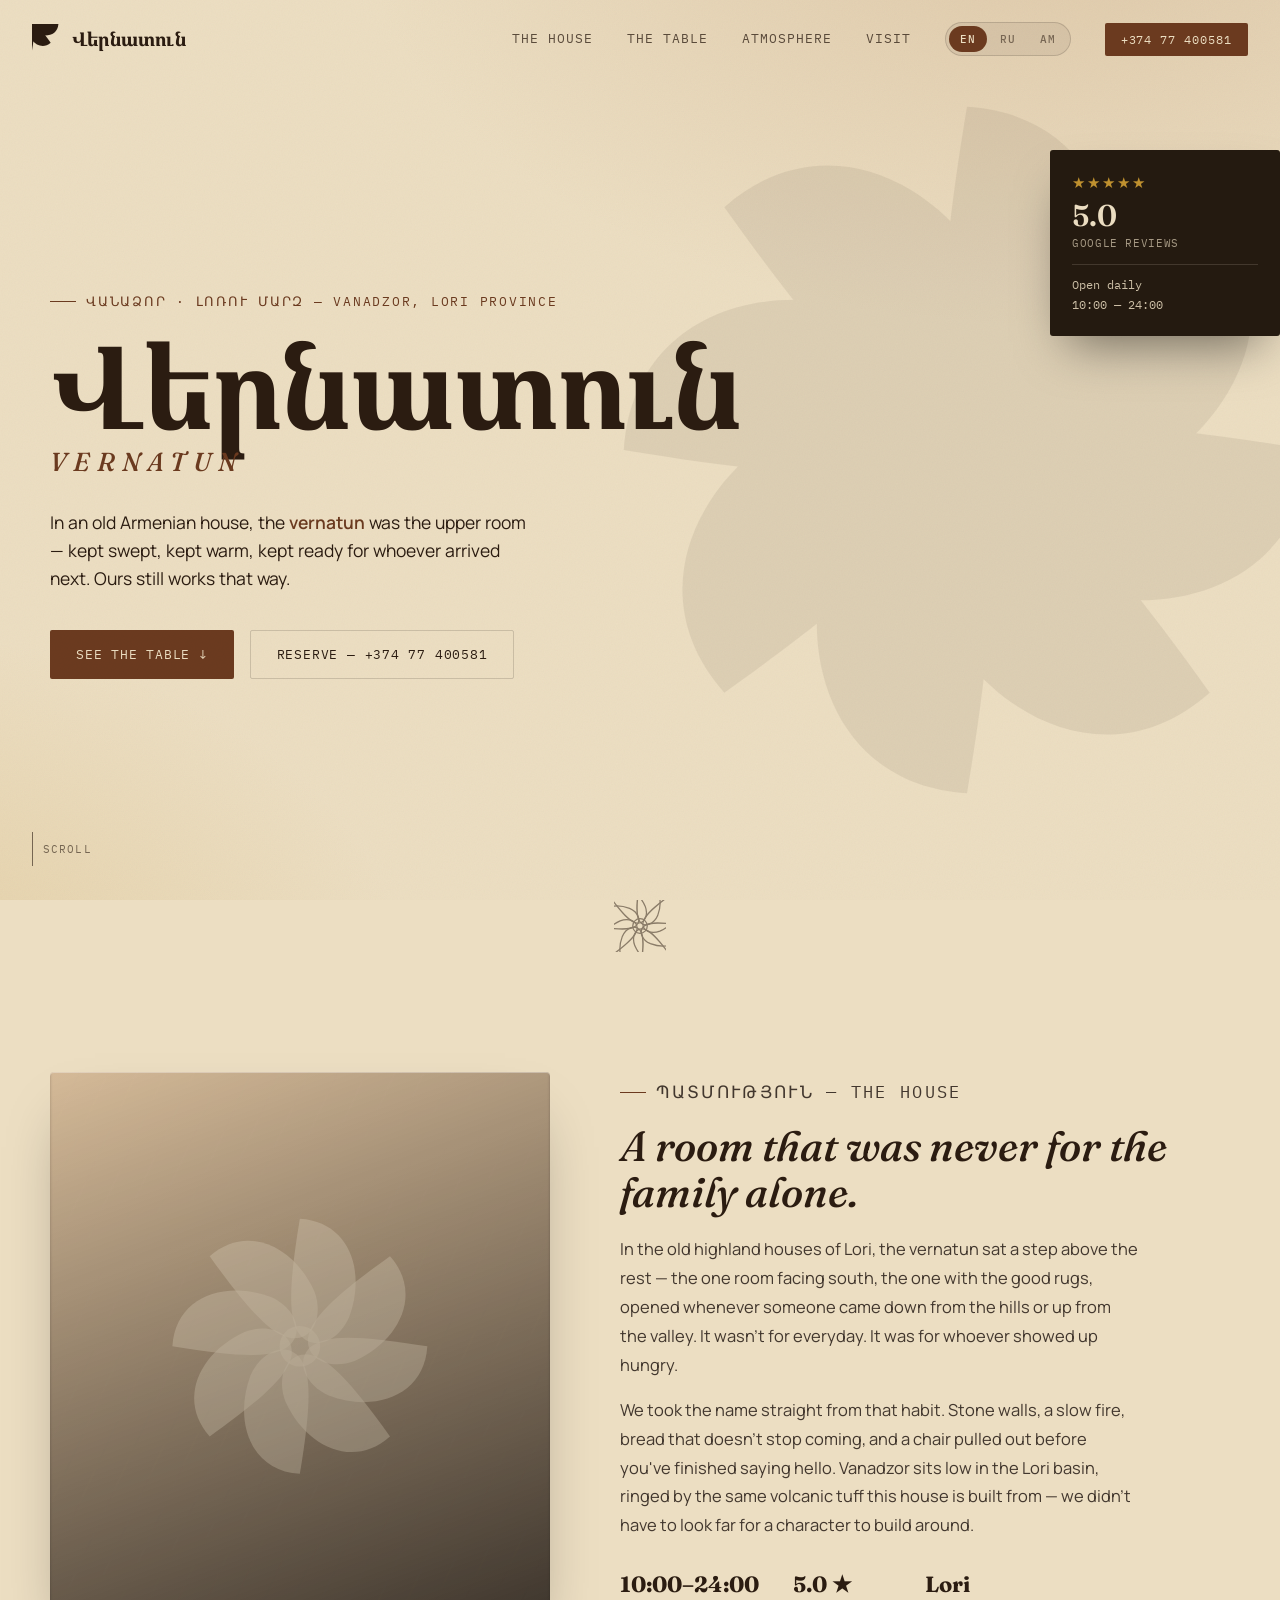
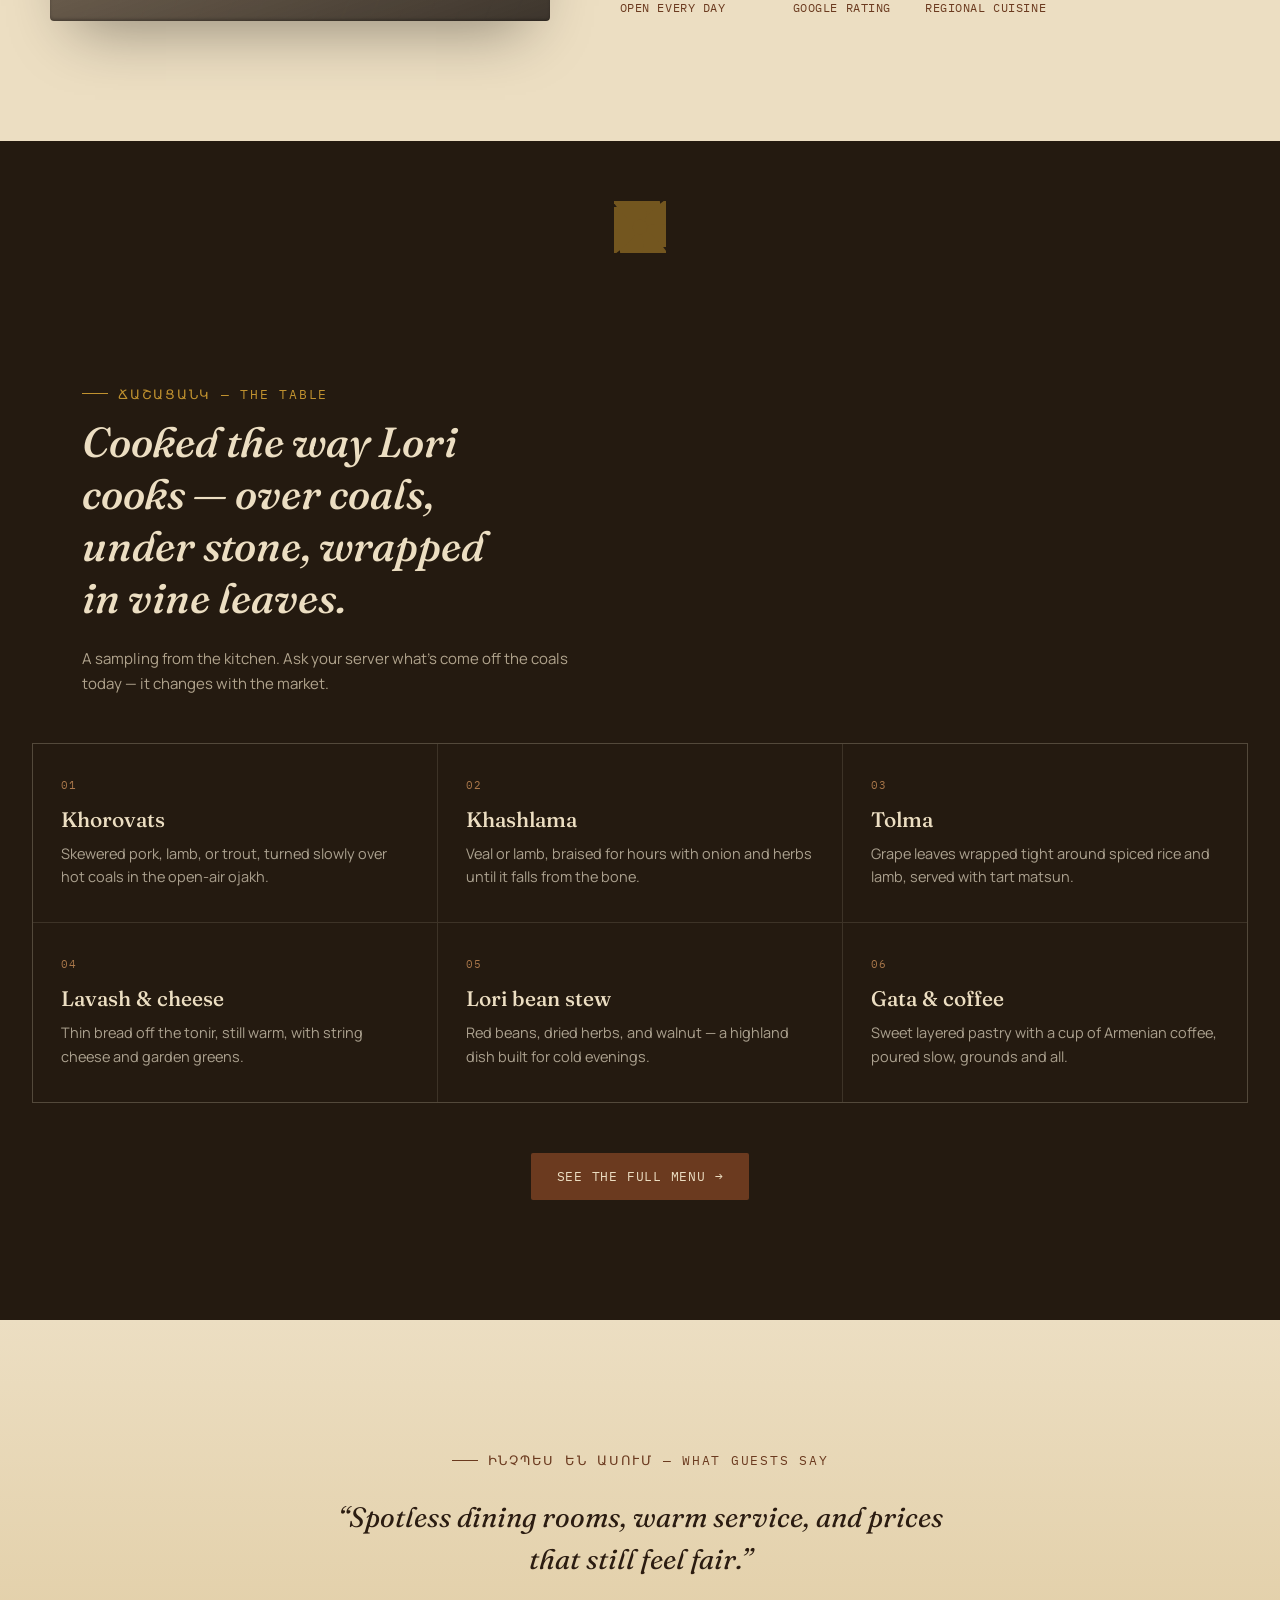
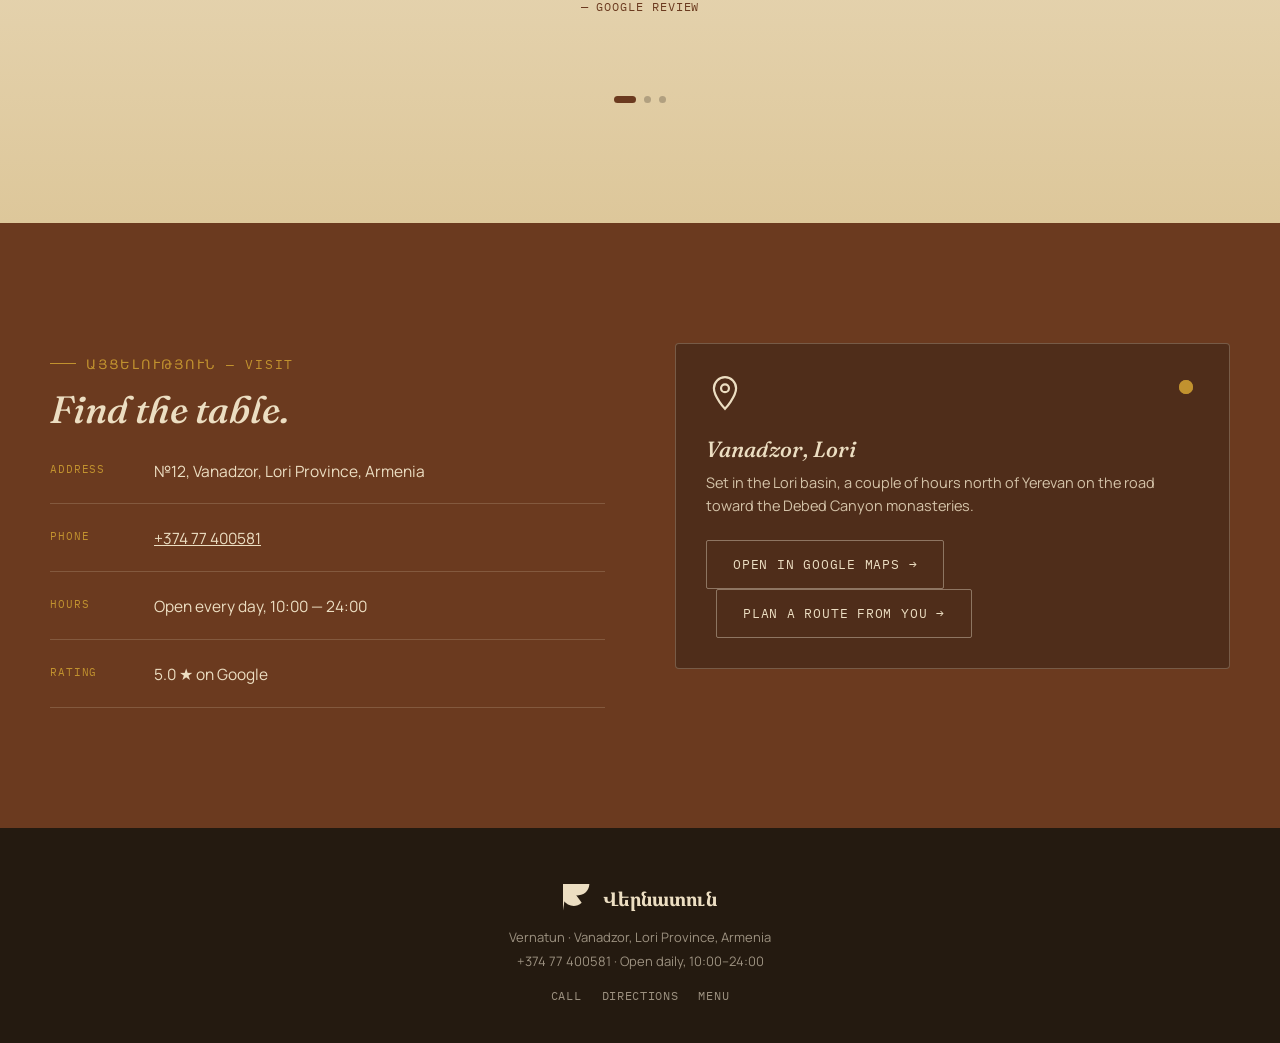
<file: index .html>
<!DOCTYPE html>
<html lang="en">
<head>
<meta charset="UTF-8">
<meta name="viewport" content="width=device-width, initial-scale=1.0">
<title>Վերնատուն · Vernatun — Vanadzor</title>
<meta name="description" content="Vernatun — an Armenian restaurant in Vanadzor, Lori Province. Khorovats, khashlama, dolma, fresh lavash, and the old habit of keeping a room ready for guests.">
<link rel="preconnect" href="https://fonts.googleapis.com">
<link rel="preconnect" href="https://fonts.gstatic.com" crossorigin>
<link href="https://fonts.googleapis.com/css2?family=Fraunces:opsz,wght@9..144,300;9..144,400;9..144,500;9..144,600;9..144,700&family=Noto+Serif+Armenian:wght@400;600;700&family=Manrope:wght@400;500;600;700&family=IBM+Plex+Mono:wght@400;500&display=swap" rel="stylesheet">
<link rel="stylesheet" href="style.css">
</head>
<body>

<div class="grain" aria-hidden="true"></div>

<!-- ============ HEADER ============ -->
<header id="siteHeader">
  <a href="#top" class="brand">
    <svg viewBox="0 0 100 100" fill="none" aria-hidden="true"><use href="#emblem-petal-group"></use></svg>
    Վերնատուն
  </a>
  <nav>
    <a href="#story" data-i18n="nav_house">The House</a>
    <a href="menu.html" data-i18n="nav_menu">The Table</a>
    <a href="#atmosphere" data-i18n="nav_atmosphere">Atmosphere</a>
    <a href="visit.html" data-i18n="nav_visit">Visit</a>
    <div class="lang-switch" id="langSwitch" role="group" aria-label="Language">
      <span class="lang-thumb" id="langThumb" aria-hidden="true"></span>
      <button type="button" class="lang-btn active" data-lang="en">EN</button>
      <button type="button" class="lang-btn" data-lang="ru">RU</button>
      <button type="button" class="lang-btn" data-lang="hy">AM</button>
    </div>
    <a href="tel:+37477400581" class="nav-cta">+374 77 400581</a>
  </nav>
</header>

<!-- ============ HERO ============ -->
<section class="hero" id="top">
  <svg class="hero-emblem-bg" viewBox="0 0 200 200" aria-hidden="true"><use href="#emblem-petal-group" x="100" y="100"></use></svg>
  <div class="hero-inner">
    <p class="eyebrow" data-i18n="hero_eyebrow">Վանաձոր · Լոռու մարզ — Vanadzor, Lori Province</p>
    <h1 class="word-hy">Վերնատուն</h1>
    <p class="word-lat">Vernatun</p>
    <p class="hero-tagline" data-i18n="hero_tagline">In an old Armenian house, the <b>vernatun</b> was the upper room — kept swept, kept warm, kept ready for whoever arrived next. Ours still works that way.</p>
    <div class="hero-actions">
      <a href="menu.html" class="btn btn-solid" data-i18n="hero_cta_menu">See the table ↓</a>
      <a href="tel:+37477400581" class="btn btn-ghost" data-i18n="hero_cta_reserve">Reserve — +374 77 400581</a>
    </div>
  </div>
  <div class="hero-plaque">
    <div class="stars">★★★★★</div>
    <div class="rating-num">5.0</div>
    <div class="rating-sub" data-i18n="plaque_reviews">Google reviews</div>
    <div class="plaque-row" data-i18n="plaque_hours">Open daily<br>10:00 — 24:00</div>
  </div>
  <div class="scroll-cue"><span class="line"></span> <span data-i18n="scroll_cue">Scroll</span></div>
</section>

<!-- shared emblem defs -->
<svg width="0" height="0" style="position:absolute" aria-hidden="true">
  <defs>
    <path id="petal" d="M0,-88 C34,-86 46,-52 34,-20 C27,-4 10,4 0,-8 C-8,-18 -8,-40 0,-88 Z"></path>
    <g id="emblem-petal-group">
      <g fill="currentColor" stroke="none" transform="translate(0,0)">
        <use href="#petal" transform="rotate(0)"/>
        <use href="#petal" transform="rotate(45)"/>
        <use href="#petal" transform="rotate(90)"/>
        <use href="#petal" transform="rotate(135)"/>
        <use href="#petal" transform="rotate(180)"/>
        <use href="#petal" transform="rotate(225)"/>
        <use href="#petal" transform="rotate(270)"/>
        <use href="#petal" transform="rotate(315)"/>
        <circle r="14"/>
      </g>
    </g>
  </defs>
</svg>

<div class="divider reveal">
  <svg viewBox="0 0 100 100" aria-hidden="true">
    <g id="draw-emblem" fill="none" stroke="currentColor" stroke-width="2.4" transform="translate(50,50)">
      <use href="#petal" transform="rotate(0)" class="petal-draw" style="--d:0"/>
      <use href="#petal" transform="rotate(45)" class="petal-draw" style="--d:1"/>
      <use href="#petal" transform="rotate(90)" class="petal-draw" style="--d:2"/>
      <use href="#petal" transform="rotate(135)" class="petal-draw" style="--d:3"/>
      <use href="#petal" transform="rotate(180)" class="petal-draw" style="--d:4"/>
      <use href="#petal" transform="rotate(225)" class="petal-draw" style="--d:5"/>
      <use href="#petal" transform="rotate(270)" class="petal-draw" style="--d:6"/>
      <use href="#petal" transform="rotate(315)" class="petal-draw" style="--d:7"/>
      <circle r="14"/>
    </g>
  </svg>
</div>

<!-- ============ STORY ============ -->
<section class="story" id="story">
  <div class="story-grid">
    <div class="story-art reveal">
      <svg class="emblem-etch" viewBox="0 0 200 200" style="color:rgba(236,225,204,0.5)" aria-hidden="true"><use href="#emblem-petal-group" x="100" y="100"></use></svg>
    </div>
    <div class="reveal">
      <p class="eyebrow" data-i18n="story_eyebrow">Պատմություն — The House</p>
      <h2 data-i18n="story_h2">A room that was never for the family alone.</h2>
      <p data-i18n="story_p1">In the old highland houses of Lori, the vernatun sat a step above the rest — the one room facing south, the one with the good rugs, opened whenever someone came down from the hills or up from the valley. It wasn't for everyday. It was for whoever showed up hungry.</p>
      <p data-i18n="story_p2">We took the name straight from that habit. Stone walls, a slow fire, bread that doesn't stop coming, and a chair pulled out before you've finished saying hello. Vanadzor sits low in the Lori basin, ringed by the same volcanic tuff this house is built from — we didn't have to look far for a character to build around.</p>
      <div class="story-facts">
        <div><strong>10:00–24:00</strong><span data-i18n="story_fact1">Open every day</span></div>
        <div><strong>5.0 ★</strong><span data-i18n="story_fact2">Google rating</span></div>
        <div><strong>Lori</strong><span data-i18n="story_fact3">Regional cuisine</span></div>
      </div>
    </div>
  </div>
</section>

<div class="divider reveal" style="background:var(--basalt); padding:60px 0 0;">
  <svg viewBox="0 0 100 100" aria-hidden="true" style="color:var(--gold)">
    <g fill="currentColor" transform="translate(50,50)"><use href="#emblem-petal-group"/></g>
  </svg>
</div>

<!-- ============ MENU ============ -->
<section class="menu" id="menu">
  <div class="container">
    <p class="eyebrow" data-i18n="menu_eyebrow">Ճաշացանկ — The Table</p>
    <h2 class="reveal" data-i18n="menu_h2">Cooked the way Lori cooks — over coals, under stone, wrapped in vine leaves.</h2>
    <p style="max-width:56ch; opacity:0.7; font-size:15px; margin:-24px 0 46px; line-height:1.7;" data-i18n="menu_intro">A sampling from the kitchen. Ask your server what's come off the coals today — it changes with the market.</p>
  </div>
  <div class="menu-grid reveal-stagger" id="menuGrid">
    <div class="dish"><div class="dish-no">01</div><h3 data-i18n="dish1_name">Khorovats</h3><p data-i18n="dish1_desc">Skewered pork, lamb, or trout, turned slowly over hot coals in the open-air ojakh.</p></div>
    <div class="dish"><div class="dish-no">02</div><h3 data-i18n="dish2_name">Khashlama</h3><p data-i18n="dish2_desc">Veal or lamb, braised for hours with onion and herbs until it falls from the bone.</p></div>
    <div class="dish"><div class="dish-no">03</div><h3 data-i18n="dish3_name">Tolma</h3><p data-i18n="dish3_desc">Grape leaves wrapped tight around spiced rice and lamb, served with tart matsun.</p></div>
    <div class="dish"><div class="dish-no">04</div><h3 data-i18n="dish4_name">Lavash & cheese</h3><p data-i18n="dish4_desc">Thin bread off the tonir, still warm, with string cheese and garden greens.</p></div>
    <div class="dish"><div class="dish-no">05</div><h3 data-i18n="dish5_name">Lori bean stew</h3><p data-i18n="dish5_desc">Red beans, dried herbs, and walnut — a highland dish built for cold evenings.</p></div>
    <div class="dish"><div class="dish-no">06</div><h3 data-i18n="dish6_name">Gata & coffee</h3><p data-i18n="dish6_desc">Sweet layered pastry with a cup of Armenian coffee, poured slow, grounds and all.</p></div>
  </div>
  <div class="container" style="text-align:center; margin-top:50px;">
    <a href="menu.html" class="btn btn-solid" data-i18n="see_full_menu">See the full menu →</a>
  </div>
</section>

<!-- ============ ATMOSPHERE ============ -->
<section class="atmosphere" id="atmosphere">
  <p class="eyebrow" style="justify-content:center;" data-i18n="atmosphere_eyebrow">Ինչպես են ասում — What guests say</p>
  <div class="quote-wrap reveal" id="quoteWrap">
    <blockquote class="quote active" data-i18n="quote1">“Spotless dining rooms, warm service, and prices that still feel fair.”<span data-i18n="quote_label">— Google review</span></blockquote>
    <blockquote class="quote" data-i18n="quote2">“Armenian cooking done properly, in a room that feels lived-in rather than staged.”<span data-i18n="quote_label">— Google review</span></blockquote>
    <blockquote class="quote" data-i18n="quote3">“The kind of place you'd bring family from out of town.”<span data-i18n="quote_label">— Google review</span></blockquote>
  </div>
  <div class="quote-dots" id="quoteDots"></div>
</section>

<!-- ============ VISIT ============ -->
<section class="visit" id="visit">
  <div class="visit-grid">
    <div class="reveal">
      <p class="eyebrow" data-i18n="visit_eyebrow">Այցելություն — Visit</p>
      <h2 data-i18n="visit_h2">Find the table.</h2>
      <ul class="visit-list">
        <li><span class="k" data-i18n="visit_k_address">Address</span><span data-i18n="visit_v_address">№12, Vanadzor, Lori Province, Armenia</span></li>
        <li><span class="k" data-i18n="visit_k_phone">Phone</span><span><a href="tel:+37477400581" style="text-decoration:underline;">+374 77 400581</a></span></li>
        <li><span class="k" data-i18n="visit_k_hours">Hours</span><span data-i18n="visit_v_hours">Open every day, 10:00 — 24:00</span></li>
        <li><span class="k" data-i18n="visit_k_rating">Rating</span><span data-i18n="visit_v_rating">5.0 ★ on Google</span></li>
      </ul>
    </div>
    <div class="map-card reveal">
      <div class="pulse"></div>
      <svg class="pin" viewBox="0 0 24 24" fill="none" stroke="currentColor" stroke-width="1.4"><path d="M12 22s7-7.58 7-13A7 7 0 1 0 5 9c0 5.42 7 13 7 13Z"/><circle cx="12" cy="9" r="2.5"/></svg>
      <h3 data-i18n="map_title">Vanadzor, Lori</h3>
      <p data-i18n="map_desc">Set in the Lori basin, a couple of hours north of Yerevan on the road toward the Debed Canyon monasteries.</p>
      <a class="btn btn-ghost" href="https://www.google.com/maps/search/?api=1&query=40.811772,44.495703" target="_blank" rel="noopener" data-i18n="map_cta">Open in Google Maps →</a>
      <a class="btn btn-ghost" href="visit.html" style="margin-left:10px; border-color:rgba(236,225,204,0.4); color:var(--parchment);" data-i18n="plan_route">Plan a route from you →</a>
    </div>
  </div>
</section>

<!-- ============ FOOTER ============ -->
<footer>
  <div class="brand"><svg viewBox="0 0 100 100" width="26" height="26" fill="none" aria-hidden="true"><use href="#emblem-petal-group"></use></svg>Վերնատուն</div>
  <p data-i18n="footer_address">Vernatun · Vanadzor, Lori Province, Armenia</p>
  <p data-i18n="footer_hours">+374 77 400581 · Open daily, 10:00–24:00</p>
  <div class="foot-links">
    <a href="tel:+37477400581" data-i18n="foot_call">Call</a>
    <a href="https://www.google.com/maps/search/?api=1&query=40.811772,44.495703" target="_blank" rel="noopener" data-i18n="foot_directions">Directions</a>
    <a href="#menu" data-i18n="foot_menu">Menu</a>
  </div>
</footer>

<!-- scroll progress emblem -->
<div class="progress-emblem" id="progressEmblem" aria-hidden="true">
  <svg viewBox="0 0 100 100">
    <circle cx="50" cy="50" r="44" fill="none" stroke="rgba(36,26,20,0.15)" stroke-width="3"/>
    <circle id="progressRing" cx="50" cy="50" r="44" fill="none" stroke="#6b3a1f" stroke-width="3" stroke-linecap="round" stroke-dasharray="276.5" stroke-dashoffset="276.5" transform="rotate(-90 50 50)"/>
    <g fill="#6b3a1f" transform="translate(50,50) scale(0.34)"><use href="#emblem-petal-group"/></g>
  </svg>
</div>

<script src="script.js"></script>
</body>
</html>
</file>
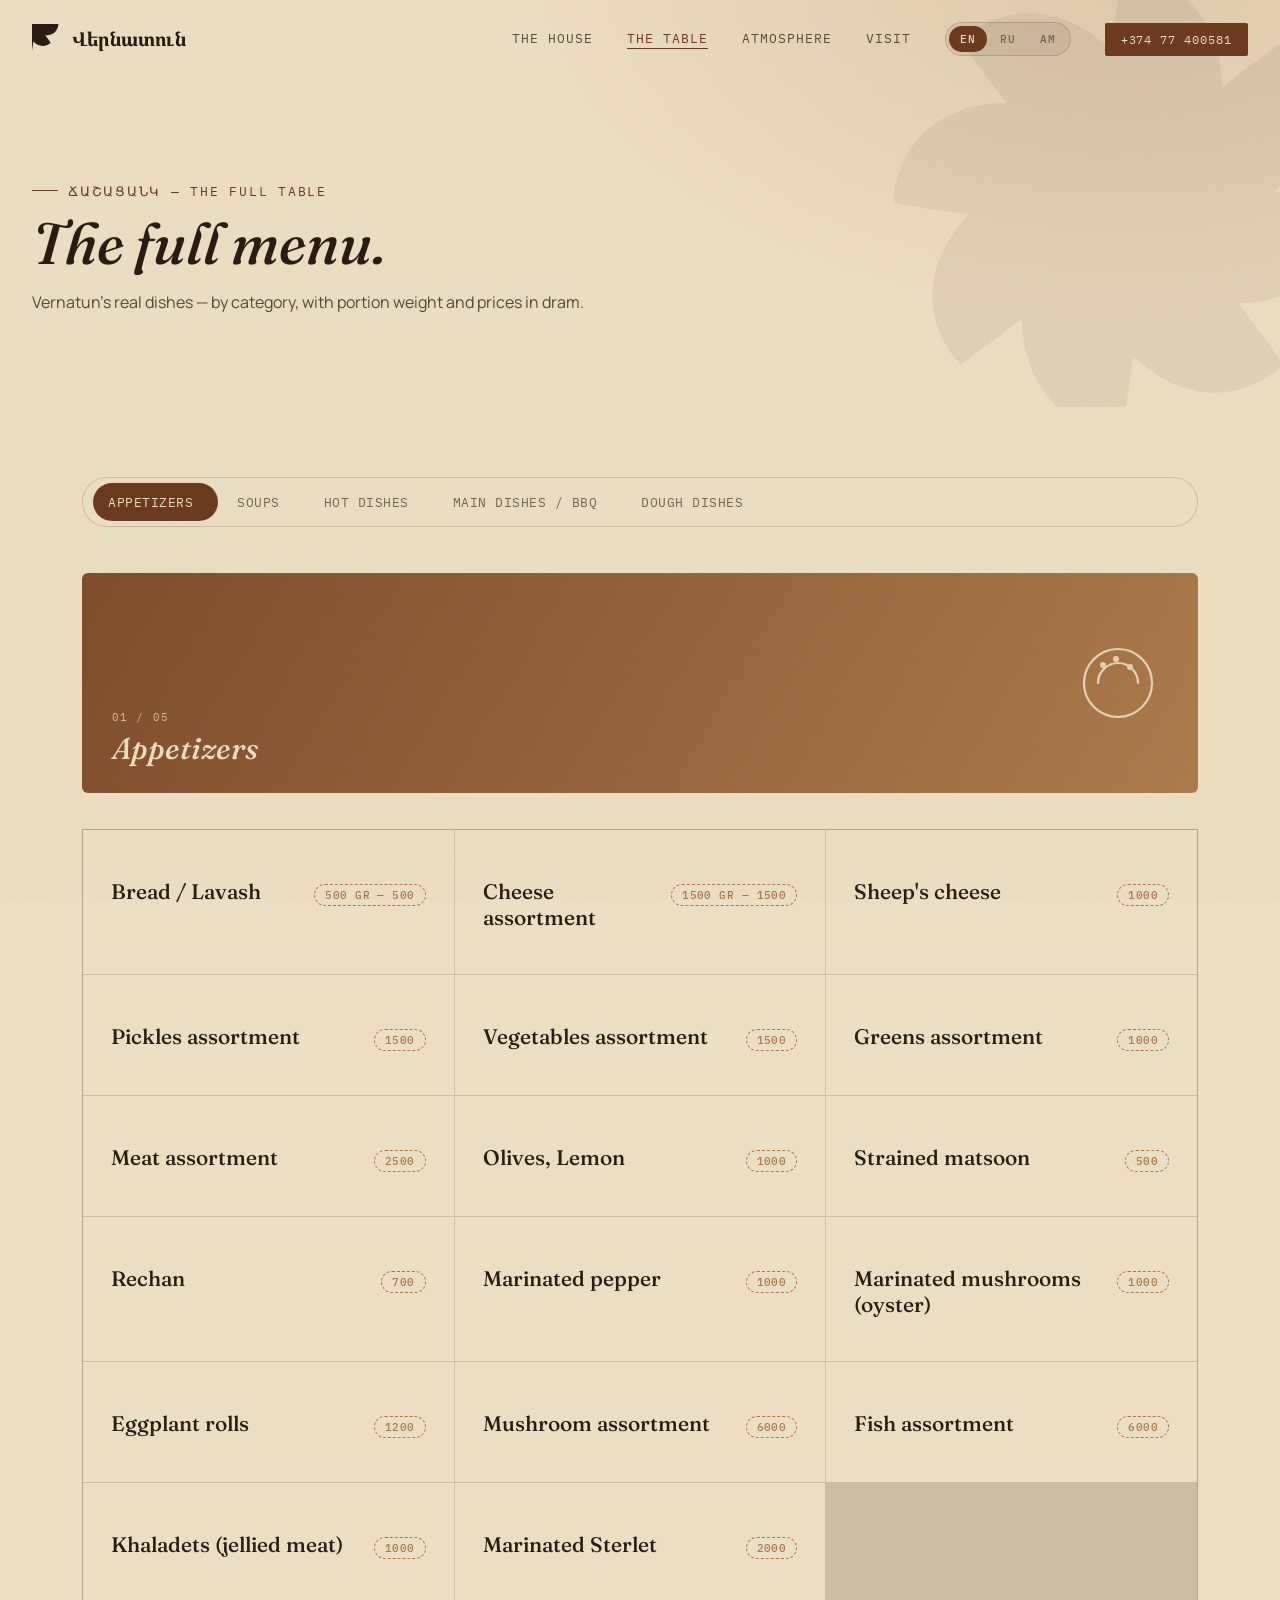
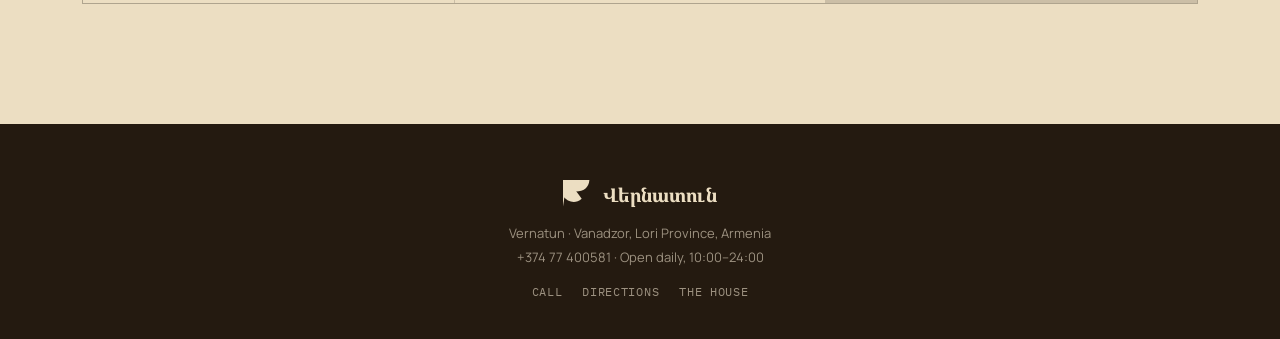
<file: menu.html>
<!DOCTYPE html>
<html lang="en">
<head>
<meta charset="UTF-8">
<meta name="viewport" content="width=device-width, initial-scale=1.0">
<title>Ճաշացանկ · Full Menu — Vernatun</title>
<meta name="description" content="Vernatun full menu — appetizers, soups, hot dishes, BBQ, and dough dishes. Vanadzor, Lori Province, Armenia.">
<link rel="preconnect" href="https://fonts.googleapis.com">
<link rel="preconnect" href="https://fonts.gstatic.com" crossorigin>
<link href="https://fonts.googleapis.com/css2?family=Fraunces:opsz,wght@9..144,300;9..144,400;9..144,500;9..144,600;9..144,700&family=Noto+Serif+Armenian:wght@400;600;700&family=Manrope:wght@400;500;600;700&family=IBM+Plex+Mono:wght@400;500&display=swap" rel="stylesheet">
<link rel="stylesheet" href="style.css">
</head>
<body>

<div class="grain" aria-hidden="true"></div>

<header id="siteHeader">
  <a href="index.html" class="brand">
    <svg viewBox="0 0 100 100" fill="none" aria-hidden="true"><use href="#emblem-petal-group"></use></svg>
    Վերնատուն
  </a>
  <nav>
    <a href="index.html#story" data-i18n="nav_house">The House</a>
    <a href="menu.html" class="nav-current" data-i18n="nav_menu">The Table</a>
    <a href="index.html#atmosphere" data-i18n="nav_atmosphere">Atmosphere</a>
    <a href="visit.html" data-i18n="nav_visit">Visit</a>
    <div class="lang-switch" id="langSwitch" role="group" aria-label="Language">
      <span class="lang-thumb" id="langThumb" aria-hidden="true"></span>
      <button type="button" class="lang-btn active" data-lang="en">EN</button>
      <button type="button" class="lang-btn" data-lang="ru">RU</button>
      <button type="button" class="lang-btn" data-lang="hy">AM</button>
    </div>
    <a href="tel:+37477400581" class="nav-cta">+374 77 400581</a>
  </nav>
</header>

<svg width="0" height="0" style="position:absolute" aria-hidden="true">
  <defs>
    <path id="petal" d="M0,-88 C34,-86 46,-52 34,-20 C27,-4 10,4 0,-8 C-8,-18 -8,-40 0,-88 Z"></path>
    <g id="emblem-petal-group">
      <g fill="currentColor" stroke="none" transform="translate(0,0)">
        <use href="#petal" transform="rotate(0)"/>
        <use href="#petal" transform="rotate(45)"/>
        <use href="#petal" transform="rotate(90)"/>
        <use href="#petal" transform="rotate(135)"/>
        <use href="#petal" transform="rotate(180)"/>
        <use href="#petal" transform="rotate(225)"/>
        <use href="#petal" transform="rotate(270)"/>
        <use href="#petal" transform="rotate(315)"/>
        <circle r="14"/>
      </g>
    </g>

    <!-- category icons -->
    <g id="icon-appetizers" fill="none" stroke="#ecdec2" stroke-width="2.2" stroke-linecap="round" stroke-linejoin="round">
      <circle cx="60" cy="60" r="34"/>
      <path d="M40 60a20 20 0 0 1 40 0"/>
      <circle cx="45" cy="42" r="3" fill="#ecdec2" stroke="none"/>
      <circle cx="58" cy="36" r="3" fill="#ecdec2" stroke="none"/>
      <circle cx="72" cy="44" r="3" fill="#ecdec2" stroke="none"/>
    </g>
    <g id="icon-soup" fill="none" stroke="#ecdec2" stroke-width="2.2" stroke-linecap="round" stroke-linejoin="round">
      <path d="M28 55h64c0 18-14 33-32 33S28 73 28 55Z"/>
      <path d="M40 55V45M60 55V40M80 55V45"/>
      <path d="M44 24c-4 4-4 8 0 12M63 20c-4 4-4 8 0 12"/>
    </g>
    <g id="icon-hot" fill="none" stroke="#ecdec2" stroke-width="2.2" stroke-linecap="round" stroke-linejoin="round">
      <path d="M25 72h70"/>
      <path d="M32 72c0-20 12-38 28-38s28 18 28 38"/>
      <circle cx="60" cy="30" r="4" fill="#ecdec2" stroke="none"/>
    </g>
    <g id="icon-bbq" fill="none" stroke="#ecdec2" stroke-width="2.2" stroke-linecap="round" stroke-linejoin="round">
      <path d="M22 88 L92 32"/>
      <ellipse cx="40" cy="73" rx="8" ry="5" transform="rotate(-35 40 73)"/>
      <ellipse cx="56" cy="60" rx="8" ry="5" transform="rotate(-35 56 60)"/>
      <ellipse cx="72" cy="47" rx="8" ry="5" transform="rotate(-35 72 47)"/>
      <path d="M85 20c3 5 3 9-1 13M92 26c2 4 2 7-1 10" opacity="0.8"/>
    </g>
    <g id="icon-dough" fill="none" stroke="#ecdec2" stroke-width="2.2" stroke-linecap="round" stroke-linejoin="round">
      <path d="M60 30c-20 0-32 14-32 30 0 14 32 30 32 30s32-16 32-30c0-16-12-30-32-30Z"/>
      <path d="M60 30v10M42 40l6 6M78 40l-6 6"/>
      <circle cx="60" cy="34" r="3" fill="#ecdec2" stroke="none"/>
    </g>
  </defs>
</svg>

<section class="page-hero">
  <svg class="hero-emblem-bg" viewBox="0 0 200 200" style="position:absolute; top:50%; right:-8%; transform:translateY(-50%); animation:spin 140s linear infinite;" aria-hidden="true"><use href="#emblem-petal-group" x="100" y="100"></use></svg>
  <p class="eyebrow" data-i18n="page_menu_eyebrow">Ճաշացանկ — The Full Table</p>
  <h1 data-i18n="page_menu_h1">The full menu.</h1>
  <p class="page-sub" data-i18n="page_menu_sub">Vernatun's real dishes — by category, with portion weight and prices in dram.</p>
</section>

<section style="padding:70px 32px 120px;">
  <div class="container" style="max-width:1180px; margin:0 auto;">

    <div class="menu-cats reveal" id="menuCats">
      <span class="cat-thumb" id="catThumb"></span>
      <button class="cat-btn active" data-cat="appetizers" data-i18n="cat_appetizers">Appetizers</button>
      <button class="cat-btn" data-cat="soups" data-i18n="cat_soups">Soups</button>
      <button class="cat-btn" data-cat="hot" data-i18n="cat_hot">Hot Dishes</button>
      <button class="cat-btn" data-cat="bbq" data-i18n="cat_bbq">Main Dishes / BBQ</button>
      <button class="cat-btn" data-cat="dough" data-i18n="cat_dough">Dough Dishes</button>
    </div>

    <!-- category banners -->
    <div class="cat-banner banner-appetizers" data-banner="appetizers">
      <div class="cat-banner-texture"></div>
      <svg class="cat-banner-icon" viewBox="0 0 120 120"><use href="#icon-appetizers"/></svg>
      <div class="cat-banner-label"><span class="k">01 / 05</span><h3 data-i18n="cat_appetizers">Appetizers</h3></div>
    </div>
    <div class="cat-banner banner-soups hidden" data-banner="soups">
      <div class="cat-banner-texture"></div>
      <svg class="cat-banner-icon" viewBox="0 0 120 120"><use href="#icon-soup"/></svg>
      <div class="cat-banner-label"><span class="k">02 / 05</span><h3 data-i18n="cat_soups">Soups</h3></div>
    </div>
    <div class="cat-banner banner-hot hidden" data-banner="hot">
      <div class="cat-banner-texture"></div>
      <svg class="cat-banner-icon" viewBox="0 0 120 120"><use href="#icon-hot"/></svg>
      <div class="cat-banner-label"><span class="k">03 / 05</span><h3 data-i18n="cat_hot">Hot Dishes</h3></div>
    </div>
    <div class="cat-banner banner-bbq hidden" data-banner="bbq">
      <div class="cat-banner-texture"></div>
      <svg class="cat-banner-icon" viewBox="0 0 120 120"><use href="#icon-bbq"/></svg>
      <div class="cat-banner-label"><span class="k">04 / 05</span><h3 data-i18n="cat_bbq">Main Dishes / BBQ</h3></div>
    </div>
    <div class="cat-banner banner-dough hidden" data-banner="dough">
      <div class="cat-banner-texture"></div>
      <svg class="cat-banner-icon" viewBox="0 0 120 120"><use href="#icon-dough"/></svg>
      <div class="cat-banner-label"><span class="k">05 / 05</span><h3 data-i18n="cat_dough">Dough Dishes</h3></div>
    </div>

    <div class="menu-items reveal-stagger" id="menuItems">

      <!-- APPETIZERS -->
      <div class="dish" data-cat="appetizers"><h3><span data-i18n="ap1_name">Bread / Lavash</span><span class="price-chip">500 gr — 500</span></h3></div>
      <div class="dish" data-cat="appetizers"><h3><span data-i18n="ap2_name">Cheese assortment</span><span class="price-chip">1500 gr — 1500</span></h3></div>
      <div class="dish" data-cat="appetizers"><h3><span data-i18n="ap3_name">Sheep's cheese</span><span class="price-chip">1000</span></h3></div>
      <div class="dish" data-cat="appetizers"><h3><span data-i18n="ap4_name">Pickles assortment</span><span class="price-chip">1500</span></h3></div>
      <div class="dish" data-cat="appetizers"><h3><span data-i18n="ap5_name">Vegetables assortment</span><span class="price-chip">1500</span></h3></div>
      <div class="dish" data-cat="appetizers"><h3><span data-i18n="ap6_name">Greens assortment</span><span class="price-chip">1000</span></h3></div>
      <div class="dish" data-cat="appetizers"><h3><span data-i18n="ap7_name">Meat assortment</span><span class="price-chip">2500</span></h3></div>
      <div class="dish" data-cat="appetizers"><h3><span data-i18n="ap8_name">Olives, Lemon</span><span class="price-chip">1000</span></h3></div>
      <div class="dish" data-cat="appetizers"><h3><span data-i18n="ap9_name">Strained matsoon</span><span class="price-chip">500</span></h3></div>
      <div class="dish" data-cat="appetizers"><h3><span data-i18n="ap10_name">Rechan</span><span class="price-chip">700</span></h3></div>
      <div class="dish" data-cat="appetizers"><h3><span data-i18n="ap11_name">Marinated pepper</span><span class="price-chip">1000</span></h3></div>
      <div class="dish" data-cat="appetizers"><h3><span data-i18n="ap12_name">Marinated mushrooms (oyster)</span><span class="price-chip">1000</span></h3></div>
      <div class="dish" data-cat="appetizers"><h3><span data-i18n="ap13_name">Eggplant rolls</span><span class="price-chip">1200</span></h3></div>
      <div class="dish" data-cat="appetizers"><h3><span data-i18n="ap14_name">Mushroom assortment</span><span class="price-chip">6000</span></h3></div>
      <div class="dish" data-cat="appetizers"><h3><span data-i18n="ap15_name">Fish assortment</span><span class="price-chip">6000</span></h3></div>
      <div class="dish" data-cat="appetizers"><h3><span data-i18n="ap16_name">Khaladets (jellied meat)</span><span class="price-chip">1000</span></h3></div>
      <div class="dish" data-cat="appetizers"><h3><span data-i18n="ap17_name">Marinated Sterlet</span><span class="price-chip">2000</span></h3></div>

      <!-- SOUPS -->
      <div class="dish" data-cat="soups" style="display:none;"><h3><span data-i18n="so1_name">Piti lamb/veal</span><span class="price-chip">1200 gr</span></h3></div>
      <div class="dish" data-cat="soups" style="display:none;"><h3><span data-i18n="so2_name">Spas</span><span class="price-chip">800</span></h3></div>
      <div class="dish" data-cat="soups" style="display:none;"><h3><span data-i18n="so3_name">Solyanka</span><span class="price-chip">1500</span></h3></div>

      <!-- HOT DISHES -->
      <div class="dish" data-cat="hot" style="display:none;"><h3><span data-i18n="ho1_name">Fried meat (Ghaurma)</span><span class="price-chip">12,000</span></h3></div>
      <div class="dish" data-cat="hot" style="display:none;"><h3><span data-i18n="ho2_name">Summer dolma</span><span class="price-chip">6 pcs — 2000</span></h3></div>
      <div class="dish" data-cat="hot" style="display:none;"><h3><span data-i18n="ho3_name">Bush dolma</span><span class="price-chip">6 pcs — 2000</span></h3></div>

      <!-- MAIN / BBQ -->
      <div class="subgroup-label" data-cat="bbq" style="display:none;" data-i18n="bbq_sub_grill">BBQ / Shashlik</div>
      <div class="dish" data-cat="bbq" style="display:none;"><h3><span data-i18n="bb1_name">Veal</span><span class="price-chip">8000</span></h3></div>
      <div class="dish" data-cat="bbq" style="display:none;"><h3><span data-i18n="bb2_name">Chicken BBQ</span><span class="price-chip">8000</span></h3></div>
      <div class="dish" data-cat="bbq" style="display:none;"><h3><span data-i18n="bb3_name">Pork</span><span class="price-chip">6000</span></h3></div>
      <div class="dish" data-cat="bbq" style="display:none;"><h3><span data-i18n="bb4_name">Lamb</span><span class="price-chip">8000</span></h3></div>
      <div class="dish" data-cat="bbq" style="display:none;"><h3><span data-i18n="bb5_name">Trout</span><span class="price-chip">9500</span></h3></div>
      <div class="dish" data-cat="bbq" style="display:none;"><h3><span data-i18n="bb6_name">Sterlet</span><span class="price-chip">9500</span></h3></div>
      <div class="dish" data-cat="bbq" style="display:none;"><h3><span data-i18n="bb7_name">Veal Kebab</span><span class="price-chip">1200</span></h3></div>
      <div class="dish" data-cat="bbq" style="display:none;"><h3><span data-i18n="bb8_name">Tenderloin</span><span class="price-chip">1200</span></h3></div>
      <div class="dish" data-cat="bbq" style="display:none;"><h3><span data-i18n="bb9_name">Turkey</span><span class="price-chip">5000</span></h3></div>
      <div class="subgroup-label" data-cat="bbq" style="display:none;" data-i18n="bbq_sub_extra">Sides for the grill</div>
      <div class="dish" data-cat="bbq" style="display:none;"><h3><span data-i18n="bb10_name">Champignon</span><span class="price-chip">1500</span></h3></div>
      <div class="dish" data-cat="bbq" style="display:none;"><h3><span data-i18n="bb11_name">Potato</span><span class="price-chip">500</span></h3></div>
      <div class="dish" data-cat="bbq" style="display:none;"><h3><span data-i18n="bb12_name">Vegetables</span><span class="price-chip">1000</span></h3></div>

      <!-- DOUGH -->
      <div class="dish" data-cat="dough" style="display:none;"><h3><span data-i18n="do1_name">Khinkali</span><span class="price-chip">350</span></h3></div>
      <div class="dish" data-cat="dough" style="display:none;"><h3><span data-i18n="do2_name">Fried Khinkali</span><span class="price-chip">400</span></h3></div>
      <div class="dish" data-cat="dough" style="display:none;"><h3><span data-i18n="do3_name">Pizza assortment</span><span class="price-chip">3500</span></h3></div>
      <div class="dish" data-cat="dough" style="display:none;"><h3><span data-i18n="do4_name">Adjara Khachapuri</span><span class="price-chip">1300</span></h3></div>
      <div class="dish" data-cat="dough" style="display:none;"><h3><span data-i18n="do5_name">Imeretian Khachapuri</span><span class="price-chip">3000</span></h3></div>

    </div>
  </div>
</section>

<footer>
  <div class="brand"><svg viewBox="0 0 100 100" width="26" height="26" fill="none" aria-hidden="true"><use href="#emblem-petal-group"></use></svg>Վերնատուն</div>
  <p data-i18n="footer_address">Vernatun · Vanadzor, Lori Province, Armenia</p>
  <p data-i18n="footer_hours">+374 77 400581 · Open daily, 10:00–24:00</p>
  <div class="foot-links">
    <a href="tel:+37477400581" data-i18n="foot_call">Call</a>
    <a href="https://www.google.com/maps/search/?api=1&query=40.811772,44.495703" target="_blank" rel="noopener" data-i18n="foot_directions">Directions</a>
    <a href="index.html#story" data-i18n="nav_house">The House</a>
  </div>
</footer>

<div class="progress-emblem" id="progressEmblem" aria-hidden="true">
  <svg viewBox="0 0 100 100">
    <circle cx="50" cy="50" r="44" fill="none" stroke="rgba(36,26,20,0.15)" stroke-width="3"/>
    <circle id="progressRing" cx="50" cy="50" r="44" fill="none" stroke="#6b3a1f" stroke-width="3" stroke-linecap="round" stroke-dasharray="276.5" stroke-dashoffset="276.5" transform="rotate(-90 50 50)"/>
    <g fill="#6b3a1f" transform="translate(50,50) scale(0.34)"><use href="#emblem-petal-group"/></g>
  </svg>
</div>

<script src="script.js"></script>
<script>
(function(){
  var cats = document.querySelectorAll('.cat-btn');
  var thumb = document.getElementById('catThumb');
  var items = document.getElementById('menuItems');
  var dishes = items.querySelectorAll('.dish, .subgroup-label');
  var banners = document.querySelectorAll('.cat-banner');

  function moveThumb(btn){
    thumb.style.width = btn.offsetWidth + 'px';
    thumb.style.transform = 'translateX(' + btn.offsetLeft + 'px)';
  }

  function showCategory(cat){
    items.classList.add('switching');
    window.setTimeout(function(){
      dishes.forEach(function(d){
        d.style.display = (d.getAttribute('data-cat') === cat) ? '' : 'none';
      });
      banners.forEach(function(b){
        b.classList.toggle('hidden', b.getAttribute('data-banner') !== cat);
      });
      items.classList.remove('switching');
    }, 200);
  }

  cats.forEach(function(btn){
    btn.addEventListener('click', function(){
      cats.forEach(function(b){ b.classList.remove('active'); });
      btn.classList.add('active');
      moveThumb(btn);
      showCategory(btn.getAttribute('data-cat'));
    });
  });

  window.setTimeout(function(){ moveThumb(document.querySelector('.cat-btn.active')); }, 50);
  window.addEventListener('resize', function(){
    moveThumb(document.querySelector('.cat-btn.active'));
  });
})();
</script>
</body>
</html>
</file>
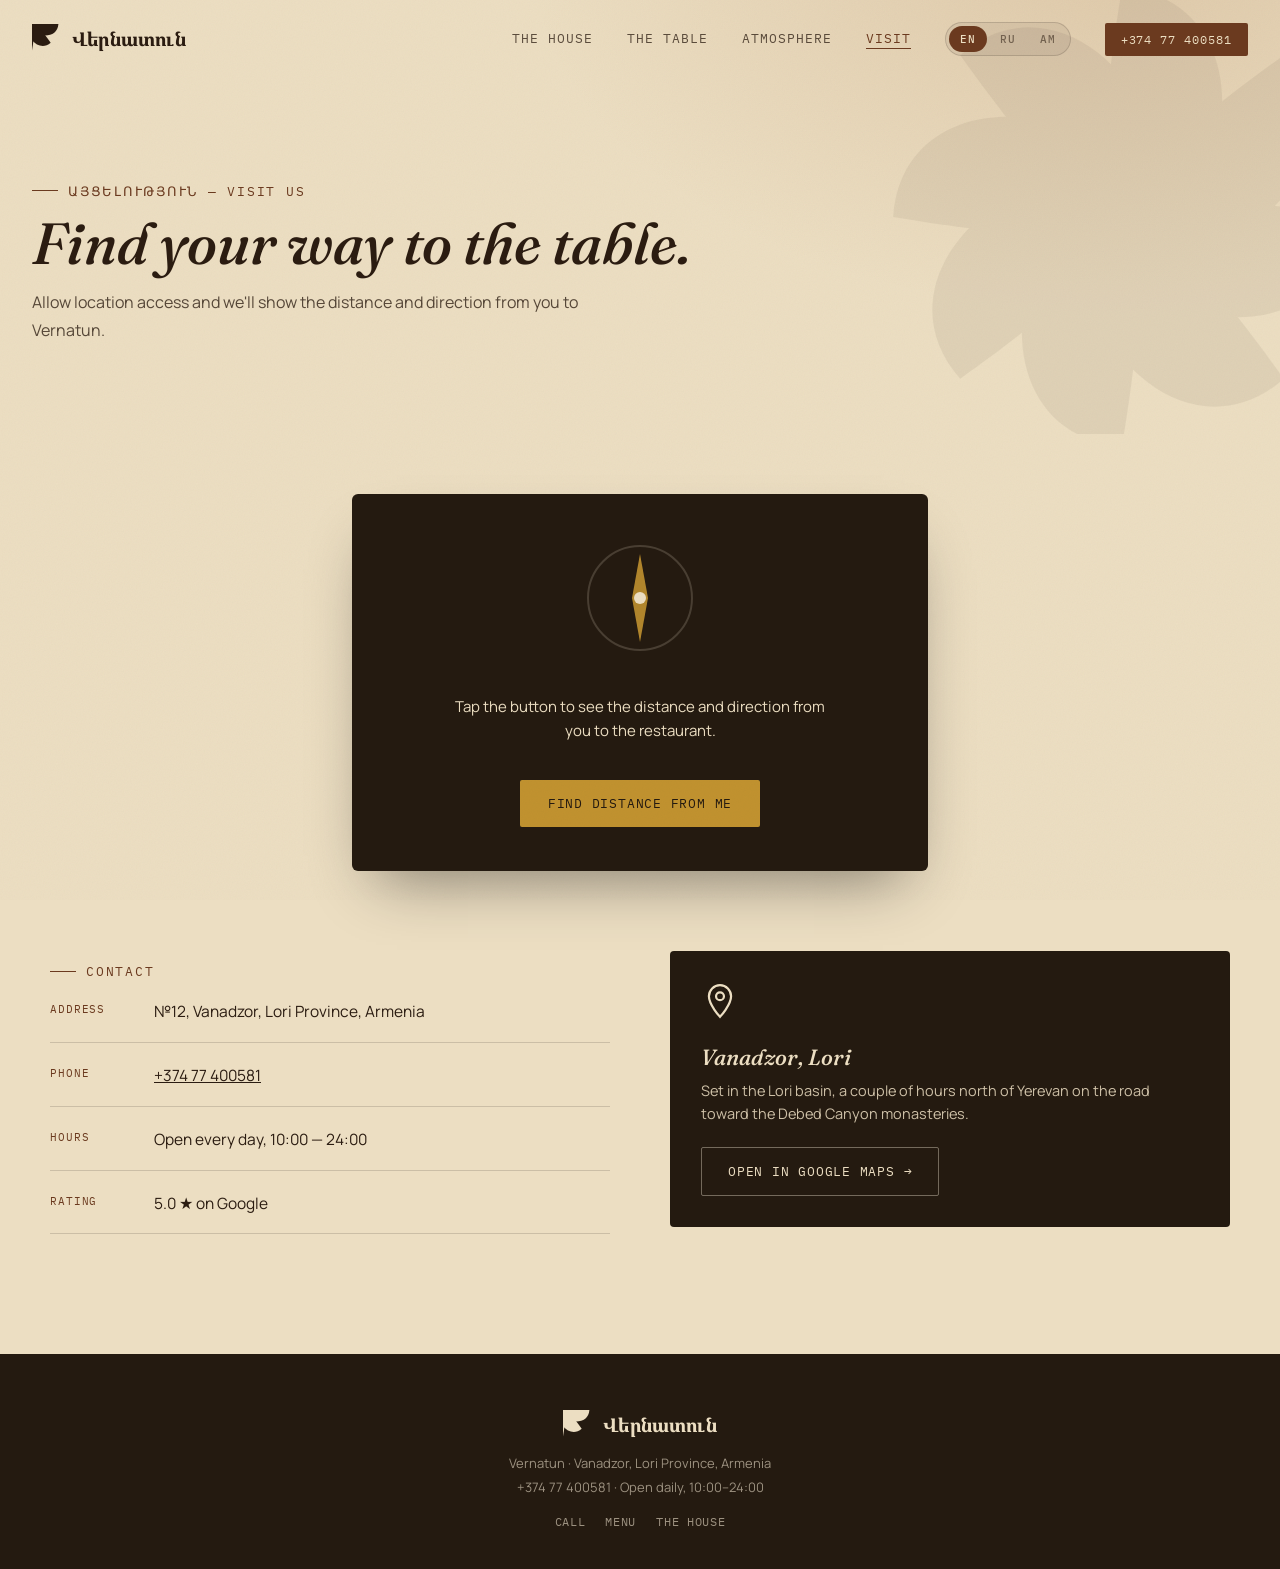
<file: visit.html>
<!DOCTYPE html>
<html lang="en">
<head>
<meta charset="UTF-8">
<meta name="viewport" content="width=device-width, initial-scale=1.0">
<title>Այցելություն · Visit — Vernatun</title>
<meta name="description" content="Find Vernatun in Vanadzor, Lori Province — address, phone, hours, and a live distance/direction check from your location.">
<link rel="preconnect" href="https://fonts.googleapis.com">
<link rel="preconnect" href="https://fonts.gstatic.com" crossorigin>
<link href="https://fonts.googleapis.com/css2?family=Fraunces:opsz,wght@9..144,300;9..144,400;9..144,500;9..144,600;9..144,700&family=Noto+Serif+Armenian:wght@400;600;700&family=Manrope:wght@400;500;600;700&family=IBM+Plex+Mono:wght@400;500&display=swap" rel="stylesheet">
<link rel="stylesheet" href="style.css">
</head>
<body>

<div class="grain" aria-hidden="true"></div>

<header id="siteHeader">
  <a href="index.html" class="brand">
    <svg viewBox="0 0 100 100" fill="none" aria-hidden="true"><use href="#emblem-petal-group"></use></svg>
    Վերնատուն
  </a>
  <nav>
    <a href="index.html#story" data-i18n="nav_house">The House</a>
    <a href="menu.html" data-i18n="nav_menu">The Table</a>
    <a href="index.html#atmosphere" data-i18n="nav_atmosphere">Atmosphere</a>
    <a href="visit.html" class="nav-current" data-i18n="nav_visit">Visit</a>
    <div class="lang-switch" id="langSwitch" role="group" aria-label="Language">
      <span class="lang-thumb" id="langThumb" aria-hidden="true"></span>
      <button type="button" class="lang-btn active" data-lang="en">EN</button>
      <button type="button" class="lang-btn" data-lang="ru">RU</button>
      <button type="button" class="lang-btn" data-lang="hy">AM</button>
    </div>
    <a href="tel:+37477400581" class="nav-cta">+374 77 400581</a>
  </nav>
</header>

<svg width="0" height="0" style="position:absolute" aria-hidden="true">
  <defs>
    <path id="petal" d="M0,-88 C34,-86 46,-52 34,-20 C27,-4 10,4 0,-8 C-8,-18 -8,-40 0,-88 Z"></path>
    <g id="emblem-petal-group">
      <g fill="currentColor" stroke="none" transform="translate(0,0)">
        <use href="#petal" transform="rotate(0)"/>
        <use href="#petal" transform="rotate(45)"/>
        <use href="#petal" transform="rotate(90)"/>
        <use href="#petal" transform="rotate(135)"/>
        <use href="#petal" transform="rotate(180)"/>
        <use href="#petal" transform="rotate(225)"/>
        <use href="#petal" transform="rotate(270)"/>
        <use href="#petal" transform="rotate(315)"/>
        <circle r="14"/>
      </g>
    </g>
  </defs>
</svg>

<section class="page-hero">
  <svg class="hero-emblem-bg" viewBox="0 0 200 200" style="position:absolute; top:50%; right:-8%; transform:translateY(-50%); animation:spin 140s linear infinite;" aria-hidden="true"><use href="#emblem-petal-group" x="100" y="100"></use></svg>
  <p class="eyebrow" data-i18n="page_visit_eyebrow">Այցելություն — Visit Us</p>
  <h1 data-i18n="page_visit_h1">Find your way to the table.</h1>
  <p class="page-sub" data-i18n="page_visit_sub">Allow location access and we'll show the distance and direction from you to Vernatun.</p>
</section>

<section style="padding:60px 32px 40px;">
  <div class="container" style="max-width:640px; margin:0 auto;">
    <div class="geo-card reveal">
      <div class="compass" id="compass">
        <svg viewBox="0 0 120 120">
          <circle class="compass-ring" cx="60" cy="60" r="52"/>
          <circle class="compass-spin" cx="60" cy="60" r="52"/>
          <g class="compass-needle" id="compassNeedle">
            <path d="M60 16 L68 60 L60 104 L52 60 Z" fill="var(--gold)" opacity="0.9"/>
            <circle cx="60" cy="60" r="6" fill="var(--parchment)"/>
          </g>
        </svg>
      </div>
      <p class="geo-status" id="geoStatus" data-i18n="geo_idle">Tap the button to see the distance and direction from you to the restaurant.</p>
      <button type="button" class="geo-btn" id="geoBtn" data-i18n="geo_locate_btn">Find distance from me</button>
      <a href="#" class="geo-directions" id="geoDirections" target="_blank" rel="noopener" data-i18n="geo_directions_btn">Get directions →</a>
    </div>
  </div>
</section>

<section style="padding:40px 32px 120px;">
  <div class="visit-grid" style="max-width:1180px; margin:0 auto; display:grid; grid-template-columns:1fr 1fr; gap:60px; align-items:start;">
    <div class="reveal">
      <p class="eyebrow">Contact</p>
      <ul class="visit-list" style="list-style:none; padding:0; margin:20px 0 0; display:flex; flex-direction:column; gap:20px;">
        <li style="display:flex; gap:16px; font-size:15.5px; line-height:1.6; border-bottom:1px solid var(--line); padding-bottom:18px;"><span class="k" style="font-family:var(--mono); font-size:11px; letter-spacing:0.08em; text-transform:uppercase; color:var(--pomegranate); min-width:88px;" data-i18n="visit_k_address">Address</span><span data-i18n="visit_v_address">№12, Vanadzor, Lori Province, Armenia</span></li>
        <li style="display:flex; gap:16px; font-size:15.5px; line-height:1.6; border-bottom:1px solid var(--line); padding-bottom:18px;"><span class="k" style="font-family:var(--mono); font-size:11px; letter-spacing:0.08em; text-transform:uppercase; color:var(--pomegranate); min-width:88px;" data-i18n="visit_k_phone">Phone</span><span><a href="tel:+37477400581" style="text-decoration:underline;">+374 77 400581</a></span></li>
        <li style="display:flex; gap:16px; font-size:15.5px; line-height:1.6; border-bottom:1px solid var(--line); padding-bottom:18px;"><span class="k" style="font-family:var(--mono); font-size:11px; letter-spacing:0.08em; text-transform:uppercase; color:var(--pomegranate); min-width:88px;" data-i18n="visit_k_hours">Hours</span><span data-i18n="visit_v_hours">Open every day, 10:00 — 24:00</span></li>
        <li style="display:flex; gap:16px; font-size:15.5px; line-height:1.6; border-bottom:1px solid var(--line); padding-bottom:18px;"><span class="k" style="font-family:var(--mono); font-size:11px; letter-spacing:0.08em; text-transform:uppercase; color:var(--pomegranate); min-width:88px;" data-i18n="visit_k_rating">Rating</span><span data-i18n="visit_v_rating">5.0 ★ on Google</span></li>
      </ul>
    </div>
    <div class="map-card reveal" style="background:var(--basalt); color:var(--parchment); border:1px solid var(--line); border-radius:4px; padding:30px;">
      <svg class="pin" viewBox="0 0 24 24" fill="none" stroke="currentColor" stroke-width="1.4" style="width:38px; height:38px; margin-bottom:18px;"><path d="M12 22s7-7.58 7-13A7 7 0 1 0 5 9c0 5.42 7 13 7 13Z"/><circle cx="12" cy="9" r="2.5"/></svg>
      <h3 style="font-family:var(--display-lat); font-weight:500; font-style:italic; font-size:22px; margin:0 0 8px;" data-i18n="map_title">Vanadzor, Lori</h3>
      <p style="font-size:14.5px; line-height:1.6; opacity:0.85; margin:0 0 22px;" data-i18n="map_desc">Set in the Lori basin, a couple of hours north of Yerevan on the road toward the Debed Canyon monasteries.</p>
      <a class="btn btn-ghost" style="border-color:rgba(236,225,204,0.4); color:var(--parchment);" href="https://www.google.com/maps/search/?api=1&query=40.811772,44.495703" target="_blank" rel="noopener" data-i18n="map_cta">Open in Google Maps →</a>
    </div>
  </div>
</section>

<footer>
  <div class="brand"><svg viewBox="0 0 100 100" width="26" height="26" fill="none" aria-hidden="true"><use href="#emblem-petal-group"></use></svg>Վերնատուն</div>
  <p data-i18n="footer_address">Vernatun · Vanadzor, Lori Province, Armenia</p>
  <p data-i18n="footer_hours">+374 77 400581 · Open daily, 10:00–24:00</p>
  <div class="foot-links">
    <a href="tel:+37477400581" data-i18n="foot_call">Call</a>
    <a href="menu.html" data-i18n="foot_menu">Menu</a>
    <a href="index.html#story" data-i18n="nav_house">The House</a>
  </div>
</footer>

<div class="progress-emblem" id="progressEmblem" aria-hidden="true">
  <svg viewBox="0 0 100 100">
    <circle cx="50" cy="50" r="44" fill="none" stroke="rgba(36,26,20,0.15)" stroke-width="3"/>
    <circle id="progressRing" cx="50" cy="50" r="44" fill="none" stroke="#6b3a1f" stroke-width="3" stroke-linecap="round" stroke-dasharray="276.5" stroke-dashoffset="276.5" transform="rotate(-90 50 50)"/>
    <g fill="#6b3a1f" transform="translate(50,50) scale(0.34)"><use href="#emblem-petal-group"/></g>
  </svg>
</div>

<script src="script.js"></script>
<script>
(function(){
  var RESTAURANT = { lat: 40.811772, lng: 44.495703 };
  var btn = document.getElementById('geoBtn');
  var status = document.getElementById('geoStatus');
  var compass = document.getElementById('compass');
  var needle = document.getElementById('compassNeedle');
  var directionsLink = document.getElementById('geoDirections');

  var i18nStrings = {
    en: {
      locating:"Locating you…",
      denied:"Location access wasn't allowed. You can still open the route manually below.",
      error:"Couldn't determine your location. Check your browser permissions or open the map manually below.",
      distancePrefix:"You are approximately",
      distanceSuffix:"from Vernatun, as the crow flies."
    },
    ru: {
      locating:"Определяем ваше местоположение…",
      denied:"Доступ к геолокации не разрешён. Можно открыть маршрут вручную ниже.",
      error:"Не получилось определить местоположение. Проверьте разрешения браузера или откройте карту вручную ниже.",
      distancePrefix:"Вы примерно в",
      distanceSuffix:"от Vernatun по прямой."
    },
    hy: {
      locating:"Որոշում ենք ձեր գտնվելու վայրը…",
      denied:"Տեղադրության հասանելիությունը թույլատրված չէ։ Կարող եք երթուղին բացել ձեռքով ներքևում։",
      error:"Չհաջողվեց որոշել ձեր գտնվելու վայրը։ Ստուգեք բրաուզերի թույլտվությունները կամ բացեք քարտեզը ձեռքով ներքևում։",
      distancePrefix:"Դուք մոտավորապես",
      distanceSuffix:"հեռավորության վրա եք Վերնատունից՝ ուղիղ գծով։"
    }
  };

  function currentLang(){
    try{ return window.localStorage.getItem('vernatun-lang') || 'en'; }catch(e){ return 'en'; }
  }

  function toRad(deg){ return deg * Math.PI / 180; }

  function haversineKm(lat1, lng1, lat2, lng2){
    var R = 6371;
    var dLat = toRad(lat2 - lat1);
    var dLng = toRad(lng2 - lng1);
    var a = Math.sin(dLat/2) * Math.sin(dLat/2) +
            Math.cos(toRad(lat1)) * Math.cos(toRad(lat2)) *
            Math.sin(dLng/2) * Math.sin(dLng/2);
    var c = 2 * Math.atan2(Math.sqrt(a), Math.sqrt(1-a));
    return R * c;
  }

  function bearingDeg(lat1, lng1, lat2, lng2){
    var y = Math.sin(toRad(lng2-lng1)) * Math.cos(toRad(lat2));
    var x = Math.cos(toRad(lat1)) * Math.sin(toRad(lat2)) -
            Math.sin(toRad(lat1)) * Math.cos(toRad(lat2)) * Math.cos(toRad(lng2-lng1));
    var brng = Math.atan2(y, x) * 180 / Math.PI;
    return (brng + 360) % 360;
  }

  function animateNumber(el, from, to, duration, suffix){
    var start = null;
    function step(ts){
      if(!start) start = ts;
      var progress = Math.min((ts - start) / duration, 1);
      var val = (from + (to - from) * progress).toFixed(1);
      el.textContent = val + suffix;
      if(progress < 1) requestAnimationFrame(step);
    }
    requestAnimationFrame(step);
  }

  btn.addEventListener('click', function(){
    var lang = currentLang();
    var strings = i18nStrings[lang] || i18nStrings.en;

    if(!('geolocation' in navigator)){
      status.textContent = strings.error;
      return;
    }

    btn.disabled = true;
    compass.classList.add('loading');
    status.textContent = strings.locating;

    navigator.geolocation.getCurrentPosition(function(pos){
      var lat = pos.coords.latitude;
      var lng = pos.coords.longitude;
      var distance = haversineKm(lat, lng, RESTAURANT.lat, RESTAURANT.lng);
      var bearing = bearingDeg(lat, lng, RESTAURANT.lat, RESTAURANT.lng);

      compass.classList.remove('loading');
      needle.style.transform = 'rotate(' + bearing + 'deg)';

      var b = document.createElement('b');
      status.textContent = '';
      var span1 = document.createTextNode(strings.distancePrefix + ' ');
      var strong = document.createElement('b');
      var span2 = document.createTextNode(' ' + strings.distanceSuffix);
      status.appendChild(span1);
      status.appendChild(strong);
      status.appendChild(span2);
      animateNumber(strong, 0, distance, 900, ' km');

      directionsLink.href = 'https://www.google.com/maps/dir/?api=1&origin=' + lat + ',' + lng + '&destination=' + RESTAURANT.lat + ',' + RESTAURANT.lng + '&travelmode=driving';
      directionsLink.classList.add('show');
      btn.disabled = false;
    }, function(err){
      compass.classList.remove('loading');
      status.textContent = (err.code === 1) ? strings.denied : strings.error;
      btn.disabled = false;
    }, { enableHighAccuracy:true, timeout:10000 });
  });
})();
</script>
</body>
</html>
</file>
<file: style.css>
:root{
    --ink:#2b1c11;
    --parchment:#ecdec2;
    --parchment-2:#ddc79a;
    --pomegranate:#6b3a1f;
    --pomegranate-dark:#4a2716;
    --tuff:#a9774a;
    --gold:#c1922f;
    --basalt:#241a10;
    --line: rgba(36,26,20,0.16);
    --shadow-carved: inset 0 1px 0 rgba(255,255,255,0.35), inset 0 -2px 3px rgba(0,0,0,0.25);

    --display-hy: 'Noto Serif Armenian', serif;
    --display-lat: 'Fraunces', serif;
    --body: 'Manrope', sans-serif;
    --mono: 'IBM Plex Mono', monospace;
  }

  *{ box-sizing:border-box; }
  html{ scroll-behavior:smooth; }
  @media (prefers-reduced-motion: reduce){
    html{ scroll-behavior:auto; }
    *{ animation-duration:0.001ms !important; animation-iteration-count:1 !important; transition-duration:0.001ms !important; scroll-behavior:auto !important; }
  }

  body{
    margin:0;
    background:var(--parchment);
    color:var(--ink);
    font-family:var(--body);
    -webkit-font-smoothing:antialiased;
    overflow-x:hidden;
  }

  a{ color:inherit; }

  ::selection{ background:var(--pomegranate); color:var(--parchment); }

  :focus-visible{
    outline:2.5px solid var(--pomegranate);
    outline-offset:3px;
  }

  /* -------- texture -------- */
  .grain{
    position:fixed; inset:0; pointer-events:none; z-index:2;
    opacity:0.05; mix-blend-mode:multiply;
    background-image:url("data:image/svg+xml,%3Csvg xmlns='http://www.w3.org/2000/svg' width='140' height='140'%3E%3Cfilter id='n'%3E%3CfeTurbulence type='fractalNoise' baseFrequency='0.85' numOctaves='2' stitchTiles='stitch'/%3E%3C/filter%3E%3Crect width='100%25' height='100%25' filter='url(%23n)'/%3E%3C/svg%3E");
  }

  .container{ max-width:1180px; margin:0 auto; padding:0 32px; }
  @media (max-width:640px){ .container{ padding:0 20px; } }

  .eyebrow{
    font-family:var(--mono);
    font-size:12.5px;
    letter-spacing:0.14em;
    text-transform:uppercase;
    color:var(--pomegranate);
    display:flex; align-items:center; gap:10px;
  }
  .eyebrow::before{
    content:""; width:26px; height:1px; background:var(--pomegranate); display:inline-block;
  }

  /* -------- header -------- */
  header{
    position:fixed; top:0; left:0; right:0; z-index:50;
    display:flex; align-items:center; justify-content:space-between;
    padding:22px 32px;
    transition:background 0.4s ease, padding 0.4s ease, box-shadow .4s ease;
  }
  header.scrolled{
    background:rgba(236,225,204,0.86);
    backdrop-filter:blur(10px);
    padding:14px 32px;
    box-shadow:0 1px 0 var(--line);
  }
  .brand{
    display:flex; align-items:center; gap:10px;
    font-family:var(--display-hy); font-weight:700; font-size:19px;
    text-decoration:none; letter-spacing:0.01em;
  }
  .brand svg{ width:30px; height:30px; }
  nav{ display:flex; align-items:center; gap:34px; }
  nav a{
    font-family:var(--mono); font-size:12.5px; letter-spacing:0.08em; text-transform:uppercase;
    text-decoration:none; color:var(--ink); opacity:0.75; position:relative; padding-bottom:3px;
  }
  nav a::after{
    content:""; position:absolute; left:0; bottom:0; width:0; height:1px; background:var(--pomegranate);
    transition:width .3s ease;
  }
  nav a:hover{ opacity:1; }
  nav a:hover::after{ width:100%; }
  .nav-cta{
    font-family:var(--mono); font-size:12px; letter-spacing:0.08em; text-transform:uppercase;
    background:var(--pomegranate); color:var(--parchment); text-decoration:none;
    padding:9px 16px; border-radius:2px; opacity:1 !important;
  }
  .nav-cta::after{ display:none; }
  @media (max-width:820px){ nav a:not(.nav-cta){ display:none; } }

  /* -------- hero -------- */
  .hero{
    position:relative; min-height:100svh; display:flex; flex-direction:column; justify-content:center;
    padding:140px 32px 80px;
    background:
      radial-gradient(1200px 700px at 84% -10%, rgba(169,119,74,0.20), transparent 60%),
      radial-gradient(900px 600px at -10% 110%, rgba(193,146,47,0.18), transparent 60%),
      var(--parchment);
    overflow:hidden;
  }
  .hero-emblem-bg{
    position:absolute; top:50%; right:-6%; transform:translateY(-50%);
    width:min(70vw, 780px); height:min(70vw, 780px); opacity:0.07;
    animation:spin 140s linear infinite;
  }
  @keyframes spin{ to{ transform:translateY(-50%) rotate(360deg); } }

  .hero-inner{ position:relative; max-width:1180px; margin:0 auto; width:100%; }

  .hero .eyebrow{ opacity:0; transform:translateY(10px); animation:riseIn .7s ease forwards .5s; }

  .word-hy{
    font-family:var(--display-hy); font-weight:700; margin:20px 0 4px;
    font-size:clamp(48px, 9vw, 118px); line-height:0.98; color:var(--ink);
    opacity:0; transform:translateY(24px); animation:riseIn .8s cubic-bezier(.2,.7,.2,1) forwards .68s;
  }
  .word-lat{
    font-family:var(--display-lat); font-optical-sizing:auto; font-weight:500; font-style:italic;
    font-size:clamp(18px, 2.4vw, 26px); letter-spacing:0.28em; text-transform:uppercase;
    color:var(--pomegranate); margin:0 0 30px;
    opacity:0; transform:translateY(18px); animation:riseIn .8s ease forwards .92s;
  }
  .hero-tagline{
    max-width:480px; font-size:17.5px; line-height:1.6; color:var(--ink); opacity:0;
    animation:riseIn .8s ease forwards 1.12s; transform:translateY(16px);
  }
  .hero-tagline b{ color:var(--pomegranate); font-weight:600; }

  @keyframes riseIn{ to{ opacity:1; transform:translateY(0); } }

  .hero-actions{
    display:flex; gap:16px; margin-top:38px; flex-wrap:wrap;
    opacity:0; transform:translateY(16px); animation:riseIn .8s ease forwards 1.3s;
  }
  .btn{
    font-family:var(--mono); font-size:13px; letter-spacing:0.06em; text-transform:uppercase;
    text-decoration:none; padding:15px 26px; border-radius:2px; display:inline-flex; align-items:center; gap:10px;
    transition:transform .25s ease, box-shadow .25s ease, background .25s ease;
  }
  .btn-solid{ background:var(--pomegranate); color:var(--parchment); }
  .btn-solid:hover{ transform:translateY(-2px); box-shadow:0 10px 22px -8px rgba(107,58,31,0.55); }
  .btn-ghost{ background:transparent; color:var(--ink); border:1px solid var(--line); }
  .btn-ghost:hover{ transform:translateY(-2px); border-color:var(--pomegranate); color:var(--pomegranate); }

  .hero-plaque{
    position:absolute; right:0; top:150px; width:230px;
    background:var(--basalt); color:var(--parchment); padding:22px 22px 20px;
    border-radius:3px; box-shadow:0 24px 50px -18px rgba(0,0,0,0.5);
    opacity:0; transform:translateY(20px) rotate(2deg); animation:riseIn .9s ease forwards 1.5s;
  }
  .hero-plaque .stars{ color:var(--gold); font-size:15px; letter-spacing:2px; }
  .hero-plaque .rating-num{ font-family:var(--display-lat); font-size:30px; font-weight:600; margin:4px 0 2px; }
  .hero-plaque .rating-sub{ font-family:var(--mono); font-size:10.5px; opacity:0.65; letter-spacing:0.06em; text-transform:uppercase; margin-bottom:14px; }
  .hero-plaque .plaque-row{ font-family:var(--mono); font-size:12px; opacity:0.85; border-top:1px solid rgba(236,225,204,0.18); padding-top:10px; margin-top:10px; line-height:1.7; }
  @media (max-width:980px){ .hero-plaque{ position:static; margin-top:40px; transform:none; width:fit-content; } }
  @media (max-width:640px){ .hero-emblem-bg{ opacity:0.05; } }

  .scroll-cue{
    position:absolute; bottom:34px; left:32px; display:flex; align-items:center; gap:10px;
    font-family:var(--mono); font-size:11px; letter-spacing:0.1em; text-transform:uppercase; opacity:0.6;
  }
  .scroll-cue .line{ width:1px; height:34px; background:var(--ink); position:relative; overflow:hidden; }
  .scroll-cue .line::after{
    content:""; position:absolute; top:-100%; left:0; width:100%; height:100%; background:var(--pomegranate);
    animation:pourDown 1.8s ease-in-out infinite;
  }
  @keyframes pourDown{ to{ top:100%; } }

  /* -------- section frame -------- */
  section{ position:relative; padding:120px 32px; }
  @media (max-width:640px){ section{ padding:80px 20px; } }
  .divider{
    display:flex; justify-content:center; padding:0 0 0;
  }
  .divider svg{ width:52px; height:52px; opacity:0.5; }

  .reveal{ opacity:0; transform:translateY(28px); transition:opacity .8s cubic-bezier(.2,.7,.2,1), transform .8s cubic-bezier(.2,.7,.2,1); }
  .reveal.in{ opacity:1; transform:translateY(0); }
  .reveal-stagger > *{ opacity:0; transform:translateY(24px); transition:opacity .7s ease, transform .7s ease; }
  .reveal-stagger.in > *{ opacity:1; transform:translateY(0); }
  .reveal-stagger.in > *:nth-child(1){ transition-delay:0s; }
  .reveal-stagger.in > *:nth-child(2){ transition-delay:.1s; }
  .reveal-stagger.in > *:nth-child(3){ transition-delay:.2s; }
  .reveal-stagger.in > *:nth-child(4){ transition-delay:.3s; }

  /* -------- story -------- */
  .story{ background:var(--parchment); }
  .story-grid{ display:grid; grid-template-columns:0.9fr 1.1fr; gap:70px; align-items:center; max-width:1180px; margin:0 auto; }
  @media (max-width:900px){ .story-grid{ grid-template-columns:1fr; gap:40px; } }
  .story-art{ position:relative; aspect-ratio:1/1.1; border-radius:4px; overflow:hidden;
    background:
      linear-gradient(160deg, rgba(169,119,74,0.35), rgba(30,23,18,0.85)),
      repeating-linear-gradient(115deg, rgba(236,225,204,0.06) 0 2px, transparent 2px 26px);
    box-shadow:var(--shadow-carved), 0 30px 60px -24px rgba(0,0,0,0.4);
  }
  .story-art .emblem-etch{ position:absolute; inset:0; margin:auto; width:58%; height:58%; opacity:0.5; }
  .story h2{ font-family:var(--display-lat); font-weight:500; font-style:italic; font-size:clamp(30px,3.4vw,42px); margin:14px 0 20px; line-height:1.1; }
  .story p{ font-size:16.5px; line-height:1.75; color:rgba(36,26,20,0.85); margin:0 0 16px; max-width:52ch; }
  .story-facts{ display:flex; gap:34px; margin-top:30px; flex-wrap:wrap; }
  .story-facts div{ font-family:var(--mono); font-size:11.5px; letter-spacing:0.05em; text-transform:uppercase; color:var(--pomegranate); }
  .story-facts strong{ display:block; font-family:var(--display-lat); font-style:normal; color:var(--ink); font-size:22px; letter-spacing:0; text-transform:none; margin-bottom:2px; }

  /* -------- menu -------- */
  .menu{ background:var(--basalt); color:var(--parchment); }
  .menu .eyebrow{ color:var(--gold); }
  .menu .eyebrow::before{ background:var(--gold); }
  .menu h2{ font-family:var(--display-lat); font-weight:500; font-style:italic; font-size:clamp(30px,3.4vw,42px); margin:14px 0 46px; max-width:16ch; }
  .menu-grid{ display:grid; grid-template-columns:repeat(3, 1fr); gap:1px; background:rgba(236,225,204,0.12); border:1px solid rgba(236,225,204,0.12); }
  @media (max-width:900px){ .menu-grid{ grid-template-columns:repeat(2,1fr); } }
  @media (max-width:600px){ .menu-grid{ grid-template-columns:1fr; } }
  .dish{
    background:var(--basalt); padding:34px 28px; position:relative; transition:background .35s ease, transform .35s ease;
  }
  .dish:hover{ background:#2f2115; transform:translateY(-4px); }
  .dish .dish-no{ font-family:var(--mono); font-size:11px; color:var(--tuff); letter-spacing:0.08em; }
  .dish h3{ font-family:var(--display-lat); font-weight:500; font-size:21px; margin:14px 0 10px; }
  .dish p{ font-size:14.5px; line-height:1.6; color:rgba(236,225,204,0.68); margin:0; }

  /* -------- atmosphere / quotes -------- */
  .atmosphere{ background:var(--parchment2, var(--parchment)); background:linear-gradient(180deg, var(--parchment), var(--parchment-2)); text-align:center; }
  .quote-wrap{ max-width:720px; margin:0 auto; min-height:170px; position:relative; }
  .quote{
    position:absolute; inset:0; opacity:0; transition:opacity 1s ease;
    font-family:var(--display-lat); font-style:italic; font-weight:400; font-size:clamp(20px,2.6vw,28px); line-height:1.5;
  }
  .quote.active{ opacity:1; position:relative; }
  .quote span{ display:block; font-family:var(--mono); font-style:normal; font-size:11.5px; letter-spacing:0.08em; text-transform:uppercase; color:var(--pomegranate); margin-top:18px; }
  .quote-dots{ display:flex; justify-content:center; gap:8px; margin-top:30px; }
  .quote-dots button{ width:7px; height:7px; border-radius:50%; border:none; background:rgba(36,26,20,0.25); cursor:pointer; padding:0; }
  .quote-dots button.active{ background:var(--pomegranate); width:22px; border-radius:4px; transition:width .3s ease; }

  /* -------- visit -------- */
  .visit{ background:var(--pomegranate); color:var(--parchment); }
  .visit-grid{ display:grid; grid-template-columns:1fr 1fr; gap:70px; max-width:1180px; margin:0 auto; align-items:start; }
  @media (max-width:900px){ .visit-grid{ grid-template-columns:1fr; gap:40px; } }
  .visit .eyebrow{ color:var(--gold); }
  .visit .eyebrow::before{ background:var(--gold); }
  .visit h2{ font-family:var(--display-lat); font-style:italic; font-weight:500; font-size:clamp(28px,3.2vw,38px); margin:14px 0 26px; }
  .visit-list{ list-style:none; padding:0; margin:0; display:flex; flex-direction:column; gap:22px; }
  .visit-list li{ display:flex; gap:16px; font-size:15.5px; line-height:1.6; border-bottom:1px solid rgba(236,225,204,0.18); padding-bottom:20px; }
  .visit-list .k{ font-family:var(--mono); font-size:11px; letter-spacing:0.08em; text-transform:uppercase; color:var(--gold); min-width:88px; padding-top:2px; }
  .map-card{
    border:1px solid rgba(236,225,204,0.25); border-radius:4px; padding:30px; position:relative; overflow:hidden;
    background:rgba(30,23,18,0.35);
  }
  .map-card .pin{ width:38px; height:38px; margin-bottom:18px; }
  .map-card h3{ font-family:var(--display-lat); font-weight:500; font-style:italic; font-size:22px; margin:0 0 8px; }
  .map-card p{ font-size:14.5px; line-height:1.6; opacity:0.85; margin:0 0 22px; }
  .map-card .btn-ghost{ border-color:rgba(236,225,204,0.4); color:var(--parchment); }
  .map-card .btn-ghost:hover{ border-color:var(--gold); color:var(--gold); }
  .pulse{ position:absolute; width:14px; height:14px; border-radius:50%; background:var(--gold); top:36px; right:36px; }
  .pulse::after{ content:""; position:absolute; inset:0; border-radius:50%; background:var(--gold); animation:pulse 2.2s ease-out infinite; }
  @keyframes pulse{ 0%{ transform:scale(1); opacity:0.7; } 100%{ transform:scale(3.2); opacity:0; } }

  /* -------- footer -------- */
  footer{ background:var(--basalt); color:rgba(236,225,204,0.6); padding:56px 32px 40px; text-align:center; }
  footer .brand{ color:var(--parchment); justify-content:center; margin-bottom:14px; }
  footer p{ font-size:13px; margin:6px 0; }
  footer .foot-links{ display:flex; gap:20px; justify-content:center; margin-top:18px; font-family:var(--mono); font-size:11.5px; letter-spacing:0.06em; text-transform:uppercase; }
  footer .foot-links a{ text-decoration:none; color:rgba(236,225,204,0.6); transition:color .2s ease; }
  footer .foot-links a:hover{ color:var(--gold); }

  /* -------- scroll progress emblem -------- */
  .progress-emblem{
    position:fixed; right:22px; bottom:22px; width:56px; height:56px; z-index:40;
    opacity:0; transform:scale(0.8); transition:opacity .4s ease, transform .4s ease;
  }
  .progress-emblem.show{ opacity:1; transform:scale(1); }
  .progress-emblem svg{ width:100%; height:100%; }

.petal-draw{
    stroke-dasharray:220;
    stroke-dashoffset:220;
    animation:drawPetal 1.4s ease forwards calc(var(--d) * 0.07s + 0.15s);
  }
  @keyframes drawPetal{ to{ stroke-dashoffset:0; } }

  /* -------- language switcher -------- */
  .lang-switch{
    position:relative;
    display:flex; align-items:center; gap:2px;
    background:rgba(43,28,17,0.06);
    border:1px solid var(--line);
    border-radius:20px;
    padding:3px;
  }
  header.scrolled .lang-switch{ background:rgba(43,28,17,0.08); }
  .lang-thumb{
    position:absolute; top:3px; left:3px;
    width:38px; height:calc(100% - 6px);
    background:var(--pomegranate);
    border-radius:16px;
    transition:transform .35s cubic-bezier(.2,.8,.2,1);
    z-index:0;
  }
  .lang-btn{
    position:relative; z-index:1;
    width:38px; padding:6px 0;
    font-family:var(--mono); font-size:11px; font-weight:500; letter-spacing:0.04em;
    background:transparent; border:none; cursor:pointer;
    color:var(--ink); opacity:0.55;
    transition:color .3s ease, opacity .3s ease;
  }
  .lang-btn.active{ color:var(--parchment); opacity:1; }
  .lang-btn:hover:not(.active){ opacity:0.85; }
  @media (max-width:520px){
    .lang-switch{ transform:scale(0.92); }
  }

  /* -------- i18n swap transition -------- */
  [data-i18n]{
    transition:opacity .22s ease, transform .22s ease, filter .22s ease;
  }
  [data-i18n].i18n-swap{
    opacity:0;
    transform:translateY(5px);
    filter:blur(2px);
  }

  /* -------- multi-page: nav current + page hero banner -------- */
  nav a.nav-current{ opacity:1; color:var(--pomegranate); }
  nav a.nav-current::after{ width:100%; }

  .page-hero{
    position:relative; padding:170px 32px 90px;
    background:
      radial-gradient(1000px 600px at 88% -10%, rgba(169,119,74,0.20), transparent 60%),
      var(--parchment);
    overflow:hidden;
    text-align:left;
  }
  .page-hero .hero-emblem-bg{ width:min(50vw,520px); height:min(50vw,520px); opacity:0.06; }
  .page-hero h1{
    font-family:var(--display-lat); font-weight:500; font-style:italic;
    font-size:clamp(34px,5vw,58px); margin:14px 0 16px; line-height:1.05;
    opacity:0; transform:translateY(20px); animation:riseIn .8s ease forwards .3s;
  }
  .page-hero p.page-sub{
    max-width:60ch; font-size:16px; line-height:1.7; color:rgba(43,28,17,0.78); margin:0;
    opacity:0; transform:translateY(16px); animation:riseIn .8s ease forwards .5s;
  }
  .page-hero .eyebrow{ opacity:0; transform:translateY(10px); animation:riseIn .7s ease forwards .15s; }

  /* -------- menu categories (tabbed) -------- */
  .menu-cats{
    position:relative; display:flex; gap:4px; flex-wrap:nowrap; overflow-x:auto;
    background:rgba(236,222,194,0.5); border:1px solid var(--line); border-radius:30px;
    padding:5px; margin:0 0 46px; -ms-overflow-style:none; scrollbar-width:none;
  }
  .menu-cats::-webkit-scrollbar{ display:none; }
  .cat-thumb{
    position:absolute; top:5px; left:5px; height:calc(100% - 10px);
    background:var(--pomegranate); border-radius:24px; z-index:0;
    transition:transform .4s cubic-bezier(.2,.8,.2,1), width .4s cubic-bezier(.2,.8,.2,1);
  }
  .cat-btn{
    position:relative; z-index:1; flex:0 0 auto; white-space:nowrap;
    font-family:var(--mono); font-size:12.5px; letter-spacing:0.04em; text-transform:uppercase;
    background:transparent; border:none; cursor:pointer; padding:11px 20px; border-radius:22px;
    color:var(--ink); opacity:0.62; transition:color .3s ease, opacity .3s ease;
  }
  .cat-btn.active{ color:var(--parchment); opacity:1; }
  .cat-btn:hover:not(.active){ opacity:0.9; }

  .menu-items{ display:grid; grid-template-columns:repeat(3,1fr); gap:1px; background:var(--line); border:1px solid var(--line); transition:opacity .25s ease; }
  .menu-items.switching{ opacity:0; }
  @media (max-width:900px){ .menu-items{ grid-template-columns:repeat(2,1fr); } }
  @media (max-width:600px){ .menu-items{ grid-template-columns:1fr; } }
  .menu-items .dish{ background:var(--parchment); transition:background .3s ease, transform .3s ease; }
  .menu-items .dish:hover{ background:#e2d3ab; transform:translateY(-3px); }
  .menu-items .dish h3{ display:flex; align-items:baseline; justify-content:space-between; gap:12px; }
  .price-chip{
    font-family:var(--mono); font-size:11px; letter-spacing:0.04em; text-transform:uppercase;
    color:var(--tuff); border:1px dashed var(--tuff); border-radius:20px; padding:3px 10px;
    white-space:nowrap; flex-shrink:0;
  }
  .menu-note{
    max-width:60ch; font-size:14.5px; line-height:1.7; padding:14px 18px; margin:0 0 40px;
    background:rgba(193,146,47,0.12); border-left:3px solid var(--gold); border-radius:2px;
    color:var(--ink);
  }

  /* -------- geolocation card -------- */
  .geo-card{
    background:var(--basalt); color:var(--parchment); border-radius:6px; padding:44px;
    display:flex; flex-direction:column; align-items:center; text-align:center; gap:22px;
    box-shadow:0 30px 60px -24px rgba(0,0,0,0.45);
  }
  .compass{ position:relative; width:120px; height:120px; }
  .compass svg{ width:100%; height:100%; }
  .compass-ring{ fill:none; stroke:rgba(236,225,204,0.18); stroke-width:2; }
  .compass-spin{ fill:none; stroke:var(--gold); stroke-width:2; stroke-linecap:round; stroke-dasharray:40 210; transform-origin:60px 60px; opacity:0; }
  .compass.loading .compass-spin{ opacity:1; animation:compassSpin 1.1s linear infinite; }
  @keyframes compassSpin{ to{ transform:rotate(360deg); } }
  .compass-needle{ transform-origin:60px 60px; transition:transform 1s cubic-bezier(.2,.8,.2,1); transform:rotate(0deg); }
  .geo-btn{
    font-family:var(--mono); font-size:13px; letter-spacing:0.06em; text-transform:uppercase;
    background:var(--gold); color:var(--basalt); border:none; padding:15px 28px; border-radius:2px;
    cursor:pointer; transition:transform .25s ease, box-shadow .25s ease;
  }
  .geo-btn:hover{ transform:translateY(-2px); box-shadow:0 10px 22px -8px rgba(201,154,62,0.5); }
  .geo-btn:disabled{ opacity:0.5; cursor:default; transform:none; }
  .geo-status{ font-size:15px; line-height:1.6; min-height:24px; max-width:44ch; }
  .geo-status b{ color:var(--gold); font-family:var(--display-lat); font-style:italic; font-size:19px; }
  .geo-directions{
    display:none; font-family:var(--mono); font-size:12.5px; letter-spacing:0.06em; text-transform:uppercase;
    color:var(--parchment); border:1px solid rgba(236,225,204,0.35); padding:13px 24px; border-radius:2px;
    text-decoration:none; transition:border-color .25s ease, color .25s ease;
  }
  .geo-directions.show{ display:inline-block; animation:riseIn .5s ease forwards; }
  .geo-directions:hover{ border-color:var(--gold); color:var(--gold); }

  /* -------- category banner illustrations -------- */
  .cat-banner{
    position:relative; height:220px; border-radius:6px; overflow:hidden; margin-bottom:36px;
    display:flex; align-items:flex-end; padding:26px 30px;
    transition:opacity .3s ease;
  }
  .cat-banner.hidden{ display:none; }
  .cat-banner-icon{ position:absolute; right:20px; top:50%; transform:translateY(-50%); width:120px; height:120px; opacity:0.9; }
  .cat-banner-label{ position:relative; z-index:1; color:var(--parchment); }
  .cat-banner-label .k{ font-family:var(--mono); font-size:11px; letter-spacing:0.1em; text-transform:uppercase; opacity:0.75; display:block; margin-bottom:6px; }
  .cat-banner-label h3{ font-family:var(--display-lat); font-style:italic; font-weight:500; font-size:30px; margin:0; }
  .cat-banner-texture{ position:absolute; inset:0; opacity:0.15; background-image:url("data:image/svg+xml,%3Csvg xmlns='http://www.w3.org/2000/svg' width='140' height='140'%3E%3Cfilter id='n'%3E%3CfeTurbulence type='fractalNoise' baseFrequency='0.85' numOctaves='2' stitchTiles='stitch'/%3E%3C/filter%3E%3Crect width='100%25' height='100%25' filter='url(%23n)'/%3E%3C/svg%3E"); mix-blend-mode:overlay; }

  .banner-appetizers{ background:linear-gradient(120deg, #7a4a2a, #a9774a); }
  .banner-soups{ background:linear-gradient(120deg, #5c2e1a, #8a4a2a); }
  .banner-hot{ background:linear-gradient(120deg, #4a2716, #6b3a1f); }
  .banner-bbq{ background:linear-gradient(120deg, #241a10, #6b3a1f); }
  .banner-dough{ background:linear-gradient(120deg, #6b5024, #c1922f); }

  /* -------- bbq sub-group heading inside menu items -------- */
  .subgroup-label{
    grid-column:1 / -1; background:var(--parchment-2); padding:14px 24px;
    font-family:var(--mono); font-size:11.5px; letter-spacing:0.1em; text-transform:uppercase; color:var(--pomegranate);
  }
</file>
